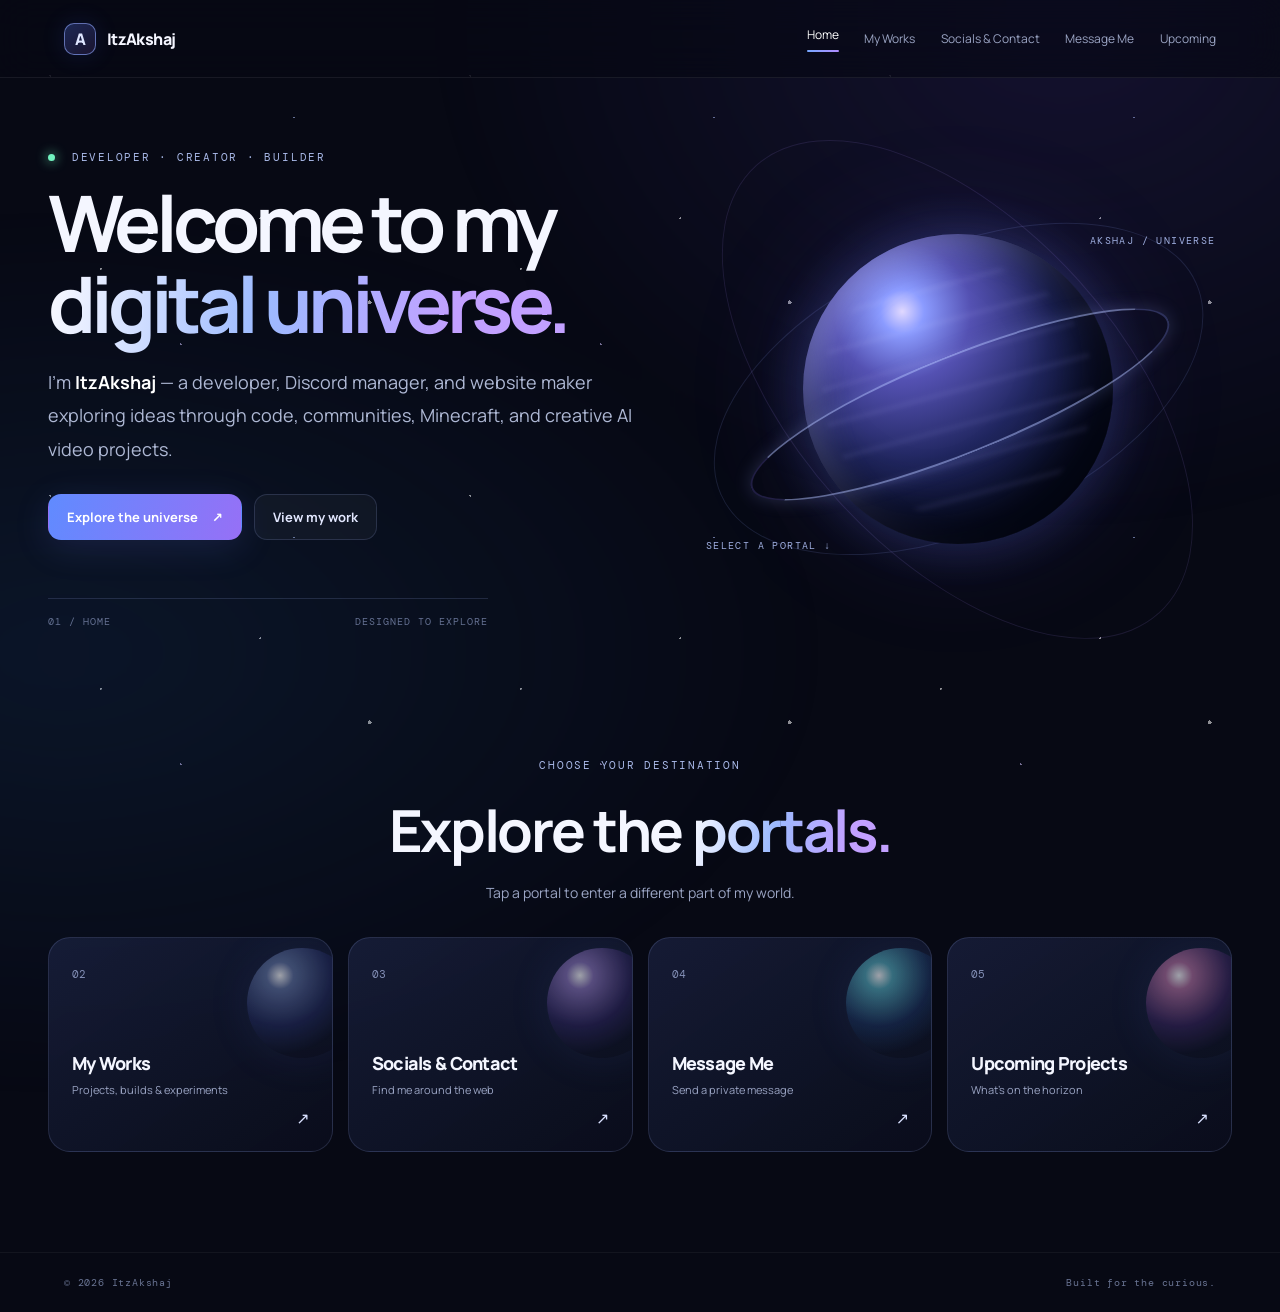
<file: index.html>
<!doctype html>
<html lang="en">
<head>
  <meta charset="utf-8"><meta name="viewport" content="width=device-width, initial-scale=1">
  <meta name="theme-color" content="#070914"><meta name="description" content="ItzAkshaj — Developer, Discord Manager, Website Maker.">
  <title>ItzAkshaj — Digital Universe</title><link rel="stylesheet" href="assets/style.css">
</head>
<body class="space-page">
  <div class="stars" aria-hidden="true"></div><div class="nebula" aria-hidden="true"></div>
  <header class="topbar"><a class="brand" href="index.html"><span class="brand-mark">A</span> ItzAkshaj</a><button class="menu-toggle" aria-label="Toggle navigation" aria-expanded="false">☰</button><nav class="nav-links"><a class="active" href="index.html">Home</a><a href="works.html">My Works</a><a href="socials.html">Socials & Contact</a><a href="message.html">Message Me</a><a href="upcoming.html">Upcoming</a></nav></header>
  <main class="hero">
    <div class="hero-copy reveal"><p class="eyebrow"><span class="status-dot"></span> DEVELOPER · CREATOR · BUILDER</p><h1>Welcome to my<br><span class="gradient-text">digital universe.</span></h1><p class="lead">I'm <strong>ItzAkshaj</strong> — a developer, Discord manager, and website maker exploring ideas through code, communities, Minecraft, and creative AI video projects.</p><div class="hero-actions"><a class="button primary" href="#portals">Explore the universe <span>↗</span></a><a class="button secondary" href="works.html">View my work</a></div><div class="hero-meta"><span>01 / HOME</span><span>DESIGNED TO EXPLORE</span></div></div>
    <div class="universe-wrap reveal" aria-label="Interactive 3D portal navigation">
      <div class="orbit orbit-one"></div><div class="orbit orbit-two"></div><div class="planet"><div class="planet-glow"></div><div class="planet-ring"></div></div><div class="floating-label label-top">AKSHAJ / UNIVERSE</div><div class="floating-label label-bottom">SELECT A PORTAL ↓</div>
    </div>
  </main>
  <section id="portals" class="portal-section"><div class="section-heading"><p class="eyebrow">CHOOSE YOUR DESTINATION</p><h2>Explore the <span class="gradient-text">portals.</span></h2><p>Tap a portal to enter a different part of my world.</p></div>
    <div class="portal-grid">
      <a class="portal-card portal-blue" href="works.html"><span class="portal-number">02</span><span class="portal-orb"></span><span class="portal-title">My Works</span><span class="portal-desc">Projects, builds & experiments</span><span class="portal-arrow">↗</span></a>
      <a class="portal-card portal-violet" href="socials.html"><span class="portal-number">03</span><span class="portal-orb"></span><span class="portal-title">Socials & Contact</span><span class="portal-desc">Find me around the web</span><span class="portal-arrow">↗</span></a>
      <a class="portal-card portal-cyan" href="message.html"><span class="portal-number">04</span><span class="portal-orb"></span><span class="portal-title">Message Me</span><span class="portal-desc">Send a private message</span><span class="portal-arrow">↗</span></a>
      <a class="portal-card portal-pink" href="upcoming.html"><span class="portal-number">05</span><span class="portal-orb"></span><span class="portal-title">Upcoming Projects</span><span class="portal-desc">What's on the horizon</span><span class="portal-arrow">↗</span></a>
    </div>
  </section>
  <footer class="footer"><span>© <span data-year></span> ItzAkshaj</span><span>Built for the curious.</span></footer><script src="assets/main.js"></script>
</body></html>
</file>
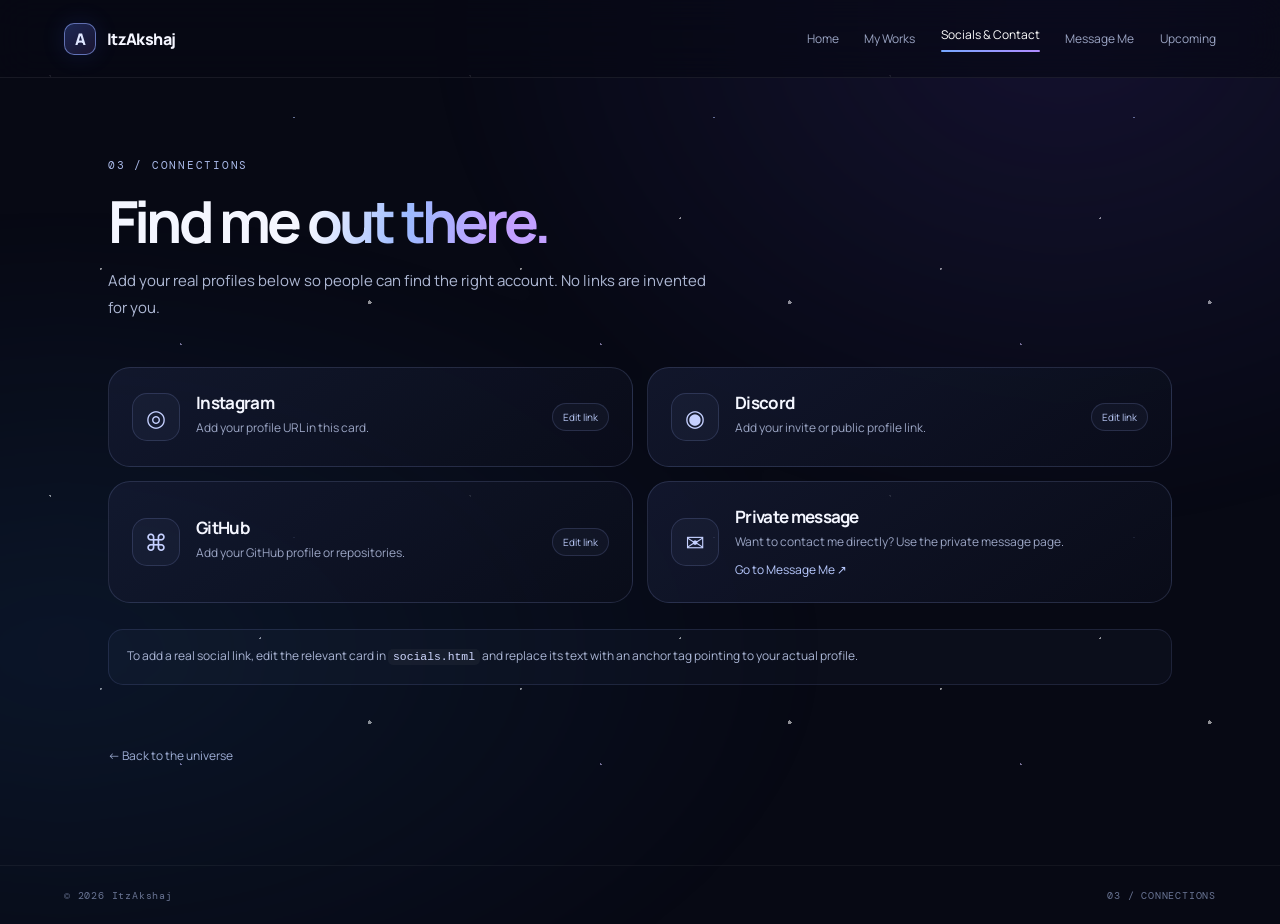
<file: socials.html>
<!doctype html>
<html lang="en"><head><meta charset="utf-8"><meta name="viewport" content="width=device-width, initial-scale=1"><meta name="theme-color" content="#070914"><title>Socials & Contact — ItzAkshaj</title><link rel="stylesheet" href="assets/style.css"></head>
<body><div class="stars"></div><div class="nebula"></div><header class="topbar"><a class="brand" href="index.html"><span class="brand-mark">A</span> ItzAkshaj</a><button class="menu-toggle" aria-label="Toggle navigation" aria-expanded="false">☰</button><nav class="nav-links"><a href="index.html">Home</a><a href="works.html">My Works</a><a class="active" href="socials.html">Socials & Contact</a><a href="message.html">Message Me</a><a href="upcoming.html">Upcoming</a></nav></header>
<main class="page-shell"><div class="page-intro reveal"><p class="eyebrow">03 / CONNECTIONS</p><h1>Find me <span class="gradient-text">out there.</span></h1><p class="lead">Add your real profiles below so people can find the right account. No links are invented for you.</p></div>
<div class="social-grid"><div class="social-card"><span class="social-icon">◎</span><div><h2>Instagram</h2><p>Add your profile URL in this card.</p></div><span class="tag">Edit link</span></div><div class="social-card"><span class="social-icon">◉</span><div><h2>Discord</h2><p>Add your invite or public profile link.</p></div><span class="tag">Edit link</span></div><div class="social-card"><span class="social-icon">⌘</span><div><h2>GitHub</h2><p>Add your GitHub profile or repositories.</p></div><span class="tag">Edit link</span></div><div class="social-card"><span class="social-icon">✉</span><div><h2>Private message</h2><p>Want to contact me directly? Use the private message page.</p><a class="text-link" href="message.html">Go to Message Me ↗</a></div></div></div>
<div class="notice">To add a real social link, edit the relevant card in <code>socials.html</code> and replace its text with an anchor tag pointing to your actual profile.</div><a class="back-link" href="index.html">← Back to the universe</a></main><footer class="footer"><span>© <span data-year></span> ItzAkshaj</span><span>03 / CONNECTIONS</span></footer><script src="assets/main.js"></script></body></html>
</file>
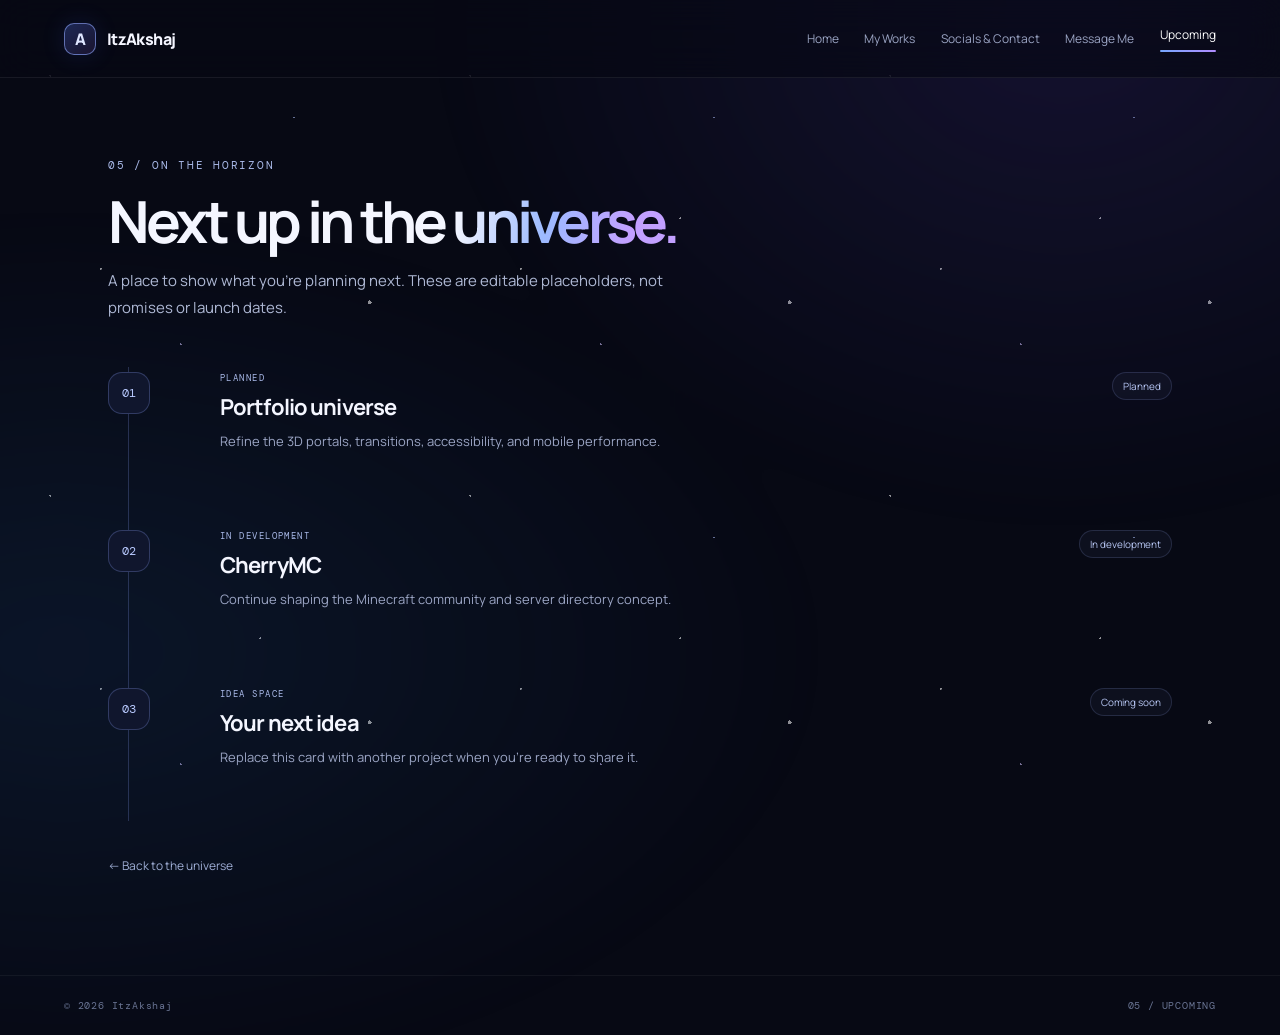
<file: upcoming.html>
<!doctype html>
<html lang="en"><head><meta charset="utf-8"><meta name="viewport" content="width=device-width, initial-scale=1"><meta name="theme-color" content="#070914"><title>Upcoming Projects — ItzAkshaj</title><link rel="stylesheet" href="assets/style.css"></head>
<body><div class="stars"></div><div class="nebula"></div><header class="topbar"><a class="brand" href="index.html"><span class="brand-mark">A</span> ItzAkshaj</a><button class="menu-toggle" aria-label="Toggle navigation" aria-expanded="false">☰</button><nav class="nav-links"><a href="index.html">Home</a><a href="works.html">My Works</a><a href="socials.html">Socials & Contact</a><a href="message.html">Message Me</a><a class="active" href="upcoming.html">Upcoming</a></nav></header>
<main class="page-shell"><div class="page-intro reveal"><p class="eyebrow">05 / ON THE HORIZON</p><h1>Next up in the <span class="gradient-text">universe.</span></h1><p class="lead">A place to show what you're planning next. These are editable placeholders, not promises or launch dates.</p></div>
<div class="roadmap"><article class="roadmap-item"><span class="roadmap-line"></span><span class="roadmap-index">01</span><div><p class="eyebrow">PLANNED</p><h2>Portfolio universe</h2><p>Refine the 3D portals, transitions, accessibility, and mobile performance.</p></div><span class="tag">Planned</span></article><article class="roadmap-item"><span class="roadmap-line"></span><span class="roadmap-index">02</span><div><p class="eyebrow">IN DEVELOPMENT</p><h2>CherryMC</h2><p>Continue shaping the Minecraft community and server directory concept.</p></div><span class="tag">In development</span></article><article class="roadmap-item"><span class="roadmap-index">03</span><div><p class="eyebrow">IDEA SPACE</p><h2>Your next idea</h2><p>Replace this card with another project when you're ready to share it.</p></div><span class="tag">Coming soon</span></article></div><a class="back-link" href="index.html">← Back to the universe</a></main><footer class="footer"><span>© <span data-year></span> ItzAkshaj</span><span>05 / UPCOMING</span></footer><script src="assets/main.js"></script></body></html>
</file>
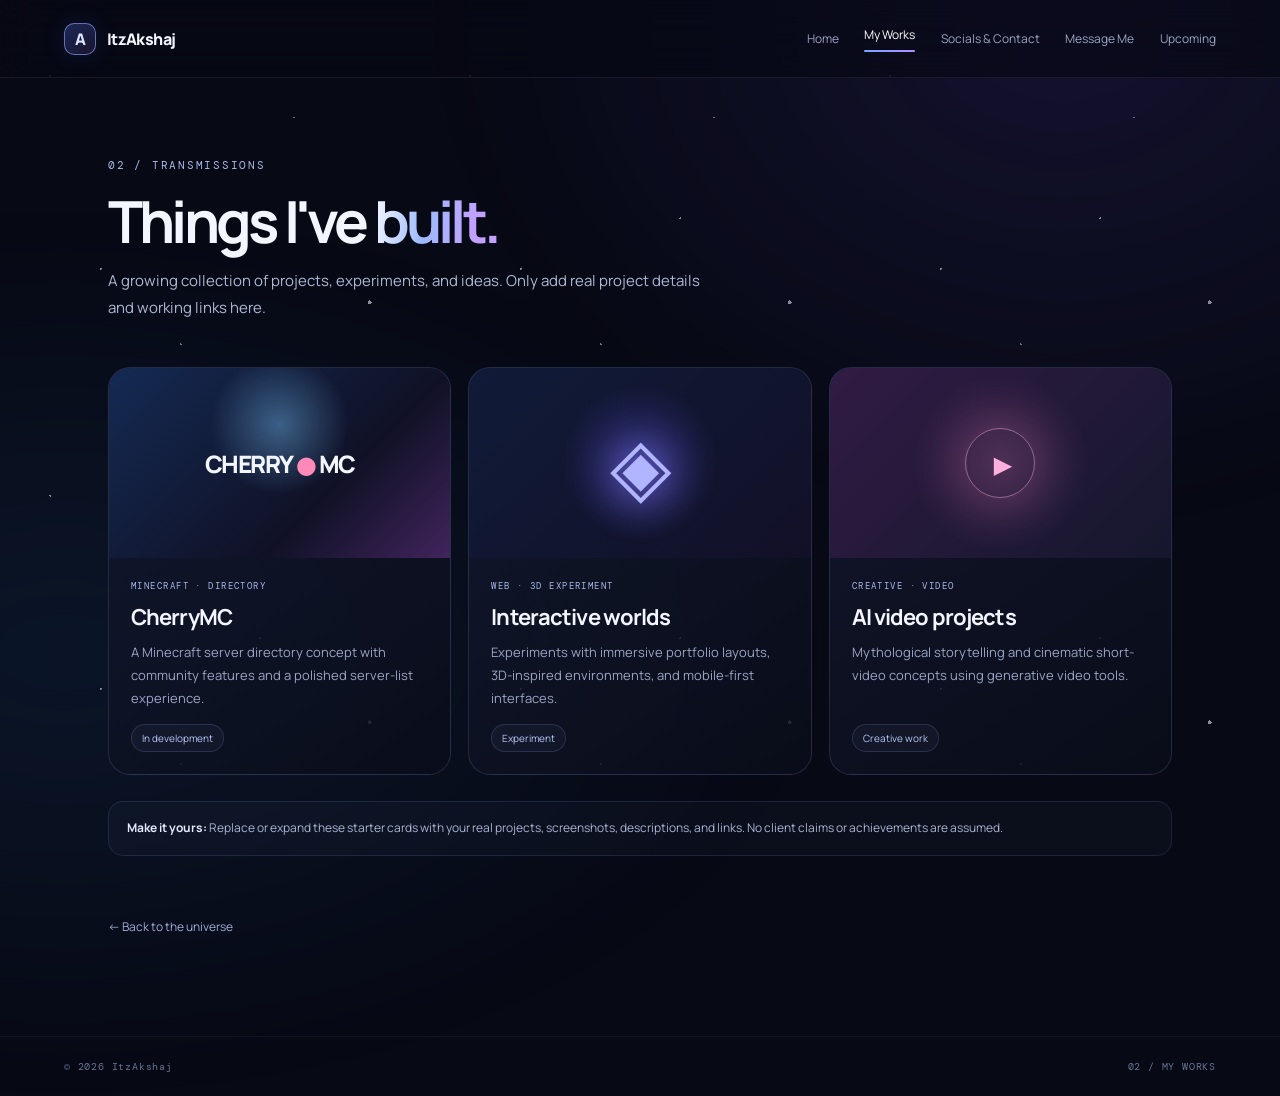
<file: works.html>
<!doctype html>
<html lang="en"><head><meta charset="utf-8"><meta name="viewport" content="width=device-width, initial-scale=1"><meta name="theme-color" content="#070914"><title>My Works — ItzAkshaj</title><link rel="stylesheet" href="assets/style.css"></head>
<body><div class="stars"></div><div class="nebula"></div><header class="topbar"><a class="brand" href="index.html"><span class="brand-mark">A</span> ItzAkshaj</a><button class="menu-toggle" aria-label="Toggle navigation" aria-expanded="false">☰</button><nav class="nav-links"><a href="index.html">Home</a><a class="active" href="works.html">My Works</a><a href="socials.html">Socials & Contact</a><a href="message.html">Message Me</a><a href="upcoming.html">Upcoming</a></nav></header>
<main class="page-shell"><div class="page-intro reveal"><p class="eyebrow">02 / TRANSMISSIONS</p><h1>Things I've <span class="gradient-text">built.</span></h1><p class="lead">A growing collection of projects, experiments, and ideas. Only add real project details and working links here.</p></div>
<div class="project-grid">
<article class="project-card"><div class="project-art art-one"><span>CHERRY<span class="art-dot">●</span>MC</span></div><div class="project-content"><p class="eyebrow">MINECRAFT · DIRECTORY</p><h2>CherryMC</h2><p>A Minecraft server directory concept with community features and a polished server-list experience.</p><span class="tag">In development</span></div></article>
<article class="project-card"><div class="project-art art-two"><span class="cube-art">◈</span></div><div class="project-content"><p class="eyebrow">WEB · 3D EXPERIMENT</p><h2>Interactive worlds</h2><p>Experiments with immersive portfolio layouts, 3D-inspired environments, and mobile-first interfaces.</p><span class="tag">Experiment</span></div></article>
<article class="project-card"><div class="project-art art-three"><span class="play-art">▶</span></div><div class="project-content"><p class="eyebrow">CREATIVE · VIDEO</p><h2>AI video projects</h2><p>Mythological storytelling and cinematic short-video concepts using generative video tools.</p><span class="tag">Creative work</span></div></article>
</div><div class="notice"><strong>Make it yours:</strong> Replace or expand these starter cards with your real projects, screenshots, descriptions, and links. No client claims or achievements are assumed.</div><a class="back-link" href="index.html">← Back to the universe</a></main><footer class="footer"><span>© <span data-year></span> ItzAkshaj</span><span>02 / MY WORKS</span></footer><script src="assets/main.js"></script></body></html>
</file>
<file: assets/style.css>
@import url('https://fonts.googleapis.com/css2?family=DM+Mono:wght@400;500&family=Manrope:wght@400;500;600;700;800&display=swap');
:root{--bg:#070914;--panel:rgba(17,22,43,.7);--line:rgba(170,185,255,.16);--text:#f4f6ff;--muted:#9ba5c4;--blue:#76a7ff;--violet:#b18cff;--cyan:#65e7f3;--pink:#ff8ad8;--radius:24px}
*{box-sizing:border-box}html{scroll-behavior:smooth;scroll-padding-top:90px}body{margin:0;min-height:100vh;background:var(--bg);color:var(--text);font-family:Manrope,system-ui,sans-serif;overflow-x:hidden}a{color:inherit;text-decoration:none}button,textarea{font:inherit}.stars{position:fixed;inset:0;pointer-events:none;z-index:-3;background-image:radial-gradient(1px 1px at 12% 18%,#fff 98%,transparent),radial-gradient(1px 1px at 70% 28%,#b5c7ff 98%,transparent),radial-gradient(2px 2px at 88% 72%,#fff 98%,transparent),radial-gradient(1px 1px at 43% 82%,#d1c4ff 98%,transparent),radial-gradient(1px 1px at 24% 64%,#fff 98%,transparent),radial-gradient(1px 1px at 62% 52%,#fff 98%,transparent);background-size:420px 420px;opacity:.55;animation:starDrift 70s linear infinite}.nebula{position:fixed;inset:-25%;z-index:-2;pointer-events:none;background:radial-gradient(ellipse at 72% 18%,rgba(88,64,190,.16),transparent 32%),radial-gradient(ellipse at 20% 65%,rgba(37,107,184,.13),transparent 35%);filter:blur(24px)}@keyframes starDrift{to{background-position:420px 840px}}.topbar{height:78px;display:flex;align-items:center;justify-content:space-between;padding:0 clamp(20px,5vw,76px);border-bottom:1px solid rgba(255,255,255,.07);background:rgba(7,9,20,.66);backdrop-filter:blur(18px);position:sticky;top:0;z-index:20}.brand{display:flex;align-items:center;gap:11px;font-weight:800;letter-spacing:-.04em}.brand-mark{display:grid;place-items:center;width:32px;height:32px;border:1px solid rgba(143,169,255,.6);border-radius:10px;background:linear-gradient(145deg,rgba(91,126,255,.28),rgba(173,112,255,.12));box-shadow:0 0 24px #547aff22;color:#dfe6ff}.nav-links{display:flex;gap:clamp(12px,2vw,28px);align-items:center}.nav-links a{font-size:12px;color:var(--muted);transition:.2s}.nav-links a:hover,.nav-links a.active{color:white}.nav-links a.active:after{content:"";display:block;height:2px;margin-top:7px;border-radius:5px;background:linear-gradient(90deg,var(--blue),var(--violet))}.menu-toggle{display:none;border:1px solid var(--line);border-radius:12px;background:#11152a;color:white;padding:9px 12px}.hero{min-height:610px;max-width:1240px;margin:auto;padding:70px 28px 58px;display:grid;grid-template-columns:1.05fr .95fr;align-items:center;gap:30px}.hero-copy{max-width:620px}.eyebrow{font:11px 'DM Mono',monospace;letter-spacing:.16em;color:#a9b9e8;margin:0 0 18px}.status-dot{display:inline-block;width:7px;height:7px;background:#72f2bf;border-radius:50%;box-shadow:0 0 12px #72f2bf;margin-right:8px}h1,h2,p{margin-top:0}h1{font-size:clamp(42px,6.5vw,78px);line-height:1.04;letter-spacing:-.065em;margin-bottom:22px}h2{letter-spacing:-.04em}.gradient-text{background:linear-gradient(100deg,#f5f7ff 3%,#9cbaff 42%,#c2a0ff 78%);-webkit-background-clip:text;background-clip:text;color:transparent}.lead{font-size:clamp(15px,1.6vw,18px);line-height:1.85;color:#aeb8d4;max-width:600px}.lead strong{color:#fff}.hero-actions{display:flex;gap:12px;flex-wrap:wrap;margin-top:28px}.button{display:inline-flex;justify-content:center;align-items:center;gap:14px;border-radius:13px;padding:13px 18px;border:1px solid transparent;font-size:13px;font-weight:700;cursor:pointer;transition:transform .2s,border-color .2s,background .2s}.button:hover{transform:translateY(-2px)}.button.primary{background:linear-gradient(110deg,#608bff,#9670f6);color:white;box-shadow:0 8px 35px #6d7dff25}.button.secondary{background:rgba(255,255,255,.035);border-color:var(--line);color:#e3e8ff}.button:disabled{opacity:.45;cursor:not-allowed;transform:none}.hero-meta{display:flex;justify-content:space-between;max-width:440px;margin-top:58px;padding-top:16px;border-top:1px solid var(--line);font:10px 'DM Mono',monospace;letter-spacing:.1em;color:#647091}.universe-wrap{position:relative;min-height:430px;display:grid;place-items:center;perspective:900px;transform:rotateX(var(--tilt-x,0deg)) rotateY(var(--tilt-y,0deg));transition:transform .25s ease-out}.planet{position:relative;width:clamp(190px,26vw,310px);aspect-ratio:1;border-radius:50%;background:radial-gradient(circle at 32% 25%,#e0d8ff 0,#8b9bff 7%,#5451b2 22%,#20265f 48%,#0a102b 73%);box-shadow:inset -28px -25px 55px #02040e, inset 12px 10px 30px #b6b9ff66,0 0 50px #647aff35,0 0 130px #8062ff22;animation:planetFloat 7s ease-in-out infinite}.planet:before{content:"";position:absolute;inset:9% 6%;border-radius:50%;background:repeating-linear-gradient(165deg,transparent 0 16px,#a5a2ff15 17px 21px,transparent 22px 35px);mix-blend-mode:screen;filter:blur(2px)}.planet-glow{position:absolute;inset:-25%;border-radius:50%;background:radial-gradient(circle,rgba(99,126,255,.18),transparent 62%);z-index:-1}.planet-ring{position:absolute;width:145%;height:32%;left:-22%;top:39%;border:2px solid #b2c2ff80;border-left-color:#8e7dff33;border-right-color:#8c9bff44;border-radius:50%;transform:rotate(-22deg);box-shadow:0 0 18px #9baaff35}.orbit{position:absolute;width:95%;height:65%;border:1px solid #94a9ff24;border-radius:50%;transform:rotate(-24deg)}.orbit-two{width:110%;height:76%;transform:rotate(48deg);border-color:#b28cff20}.floating-label{position:absolute;font:10px 'DM Mono',monospace;letter-spacing:.14em;color:#9faee0}.label-top{top:14%;right:3%}.label-bottom{bottom:12%;left:4%}@keyframes planetFloat{50%{transform:translateY(-12px) rotate(3deg)}}.portal-section{max-width:1240px;margin:0 auto;padding:70px 28px 100px}.section-heading{text-align:center;margin-bottom:35px}.section-heading h2,.page-intro h1{font-size:clamp(35px,5vw,58px);margin-bottom:14px}.section-heading>p:last-child{color:var(--muted);font-size:14px}.portal-grid{display:grid;grid-template-columns:repeat(4,1fr);gap:15px}.portal-card{position:relative;min-height:215px;overflow:hidden;padding:23px;border:1px solid var(--line);border-radius:22px;background:linear-gradient(145deg,rgba(28,36,68,.68),rgba(11,14,29,.8));transition:transform .25s,border-color .25s,box-shadow .25s}.portal-card:hover{transform:translateY(-7px) scale(1.01);border-color:#9eb0ff65;box-shadow:0 22px 60px #0005}.portal-number{font:11px 'DM Mono',monospace;color:#8490b7}.portal-orb{position:absolute;right:-25px;top:10px;width:110px;height:110px;border-radius:50%;background:radial-gradient(circle at 30% 25%,#fff9,#9dbdff55 12%,#596fff22 45%,transparent 70%);filter:blur(.2px);box-shadow:0 0 45px #688bff18}.portal-violet .portal-orb{background:radial-gradient(circle at 30% 25%,#fff9,#c2a1ff66 12%,#845aff22 45%,transparent 70%)}.portal-cyan .portal-orb{background:radial-gradient(circle at 30% 25%,#fff9,#70f3ff66 12%,#3a8fff22 45%,transparent 70%)}.portal-pink .portal-orb{background:radial-gradient(circle at 30% 25%,#fff9,#ff9bd766 12%,#b15aff22 45%,transparent 70%)}.portal-title{display:block;font-weight:800;font-size:18px;letter-spacing:-.04em;margin-top:68px}.portal-desc{display:block;color:var(--muted);font-size:11px;margin-top:7px}.portal-arrow{position:absolute;right:22px;bottom:22px;color:#d9e1ff}.footer{display:flex;justify-content:space-between;gap:20px;padding:23px clamp(20px,5vw,76px);border-top:1px solid #ffffff0d;color:#697493;font:10px 'DM Mono',monospace;letter-spacing:.08em}.page-shell{max-width:1120px;margin:auto;padding:80px 28px 100px;min-height:calc(100vh - 135px)}.page-intro{max-width:760px;margin-bottom:45px}.page-intro h1{line-height:1.08}.page-intro .lead{font-size:15px}.project-grid{display:grid;grid-template-columns:repeat(3,1fr);gap:17px}.project-card,.social-card,.message-panel{border:1px solid var(--line);border-radius:22px;background:linear-gradient(145deg,rgba(20,26,49,.82),rgba(10,13,26,.82));overflow:hidden}.project-card{transition:transform .2s,border-color .2s}.project-card:hover{transform:translateY(-5px);border-color:#9baeff55}.project-art{height:190px;display:grid;place-items:center;overflow:hidden;font-size:24px;font-weight:800;letter-spacing:-.06em}.art-one{background:radial-gradient(circle at 50% 30%,#7bc9ff66,transparent 32%),linear-gradient(135deg,#142a53,#101126 65%,#41245d)}.art-dot{color:#ff8ab9;margin:0 3px}.art-two{background:radial-gradient(circle at 50% 50%,#655bff55,transparent 40%),linear-gradient(135deg,#101b38,#121027)}.cube-art{font-size:80px;color:#b1b4ff;text-shadow:0 0 40px #887bff}.art-three{background:radial-gradient(circle at 50% 50%,#ff8bca33,transparent 45%),linear-gradient(135deg,#311b44,#15172d)}.play-art{display:grid;place-items:center;width:70px;height:70px;border:1px solid #ffb0df77;border-radius:50%;color:#ffb0df;padding-left:4px;box-shadow:0 0 45px #ff80c333}.project-content{padding:22px}.project-content .eyebrow{font-size:9px;margin-bottom:10px}.project-content h2{font-size:22px;margin-bottom:9px}.project-content p:not(.eyebrow){font-size:13px;line-height:1.75;color:var(--muted);min-height:70px}.tag{display:inline-flex;border:1px solid #9eafff2a;background:#9eafff0b;border-radius:30px;padding:6px 10px;font-size:10px;color:#b8c7f5}.notice{margin:26px 0;padding:16px 18px;border:1px solid #9eafff22;border-radius:15px;background:#9eafff08;color:#aab5d4;font-size:12px;line-height:1.7}.notice strong{color:#e4eaff}.notice.warning{border-color:#f1bd6a44;background:#f1bd6a0b;color:#f2d5a6}.social-grid{display:grid;grid-template-columns:repeat(2,1fr);gap:14px}.social-card{display:flex;align-items:center;gap:16px;padding:23px}.social-icon{display:grid;place-items:center;width:48px;height:48px;flex-shrink:0;border:1px solid #9eafff2b;border-radius:15px;background:#a5b6ff0b;color:#c5d0ff;font-size:23px}.social-card h2{font-size:17px;margin-bottom:5px}.social-card p{font-size:12px;color:var(--muted);margin-bottom:7px}.text-link{font-size:12px;color:#b9caff}.social-card .tag{margin-left:auto;white-space:nowrap}.back-link{display:inline-block;margin-top:36px;color:#9eadd4;font-size:12px}.back-link:hover{color:white}.message-shell{max-width:850px}.message-panel{padding:clamp(20px,4vw,34px)}.panel-top{display:flex;align-items:center;gap:16px;margin-bottom:23px}.secure-icon{display:grid;place-items:center;width:52px;height:52px;border-radius:16px;background:#72b9ff12;border:1px solid #72b9ff3b;font-size:28px;color:#a9caff}.panel-top h2{font-size:20px;margin-bottom:5px}.panel-top p,.muted{font-size:12px;color:var(--muted);line-height:1.7}.message-actions{display:flex;gap:10px;flex-wrap:wrap}.hidden{display:none!important}.message-form{margin-top:24px}.message-form label{display:block;font-size:12px;font-weight:700;margin-bottom:10px}.message-form textarea{width:100%;min-height:160px;resize:vertical;border:1px solid var(--line);border-radius:15px;background:#080b18;color:white;padding:15px;outline:none;line-height:1.7}.message-form textarea:focus{border-color:#8aa9ff88;box-shadow:0 0 0 3px #809aff12}.form-foot{display:flex;align-items:center;justify-content:space-between;gap:14px;margin-top:12px}.form-foot span{font-size:10px;color:#7581a4}.feedback{font-size:12px;line-height:1.7;margin:15px 0 0;color:var(--muted)}.feedback.error{color:#ff9aab}.feedback.success{color:#86edc0}.privacy-note{font-size:11px;color:#7c88a9;line-height:1.8;margin-top:20px}.owner-inbox{border-top:1px solid var(--line);margin-top:28px;padding-top:25px}.inbox-heading{display:flex;justify-content:space-between;align-items:center}.inbox-heading h2{margin-bottom:8px}.inbox-message{border:1px solid var(--line);border-radius:15px;padding:16px;margin-top:12px;background:#080b18}.inbox-meta{display:flex;justify-content:space-between;gap:12px;font-size:11px;color:#dbe3ff}.inbox-meta time{color:#7f8bad;font-size:10px}.inbox-message p{white-space:pre-wrap;overflow-wrap:anywhere;color:#c4cde6;font-size:13px;line-height:1.7;margin:14px 0}.text-button{border:0;background:none;color:#ff9cae;font-size:11px;cursor:pointer;padding:0}.roadmap{border-left:1px solid #8fa6ff3b;margin-left:20px}.roadmap-item{position:relative;display:grid;grid-template-columns:46px 1fr auto;align-items:start;gap:20px;padding:5px 0 40px 25px}.roadmap-index{display:grid;place-items:center;width:42px;height:42px;border:1px solid #8fa6ff42;border-radius:14px;background:#10162d;color:#b9caff;font:12px 'DM Mono',monospace;margin-left:-46px;grid-row:1}.roadmap-item>div{grid-column:2;grid-row:1}.roadmap-item .eyebrow{font-size:9px;margin-bottom:8px}.roadmap-item h2{font-size:22px;margin-bottom:8px}.roadmap-item p:not(.eyebrow){color:var(--muted);font-size:13px;line-height:1.7;max-width:600px}.roadmap-item>.tag{grid-column:3;grid-row:1;white-space:nowrap}.reveal{opacity:0;transform:translateY(16px);transition:opacity .7s ease,transform .7s ease}.reveal.visible{opacity:1;transform:translateY(0)}code{font-size:.95em;color:#d0d8ff;background:#ffffff0a;padding:2px 5px;border-radius:5px}
@media(max-width:900px){.hero{grid-template-columns:1fr .8fr;gap:10px;min-height:540px}.portal-grid{grid-template-columns:repeat(2,1fr)}.project-grid{grid-template-columns:repeat(2,1fr)}.nav-links{gap:12px}.nav-links a{font-size:11px}}
@media(max-width:680px){.topbar{height:68px;padding:0 18px}.menu-toggle{display:block}.nav-links{display:none;position:absolute;top:67px;left:12px;right:12px;padding:12px;border:1px solid var(--line);border-radius:16px;background:rgba(8,11,25,.97);backdrop-filter:blur(20px);align-items:stretch;flex-direction:column;gap:0}.nav-links.nav-open{display:flex}.nav-links a{padding:13px 12px;font-size:13px}.nav-links a.active:after{display:none}.hero{grid-template-columns:1fr;padding:60px 22px 25px;min-height:auto}.hero-copy{position:relative;z-index:1}.hero h1{font-size:clamp(44px,12vw,65px)}.universe-wrap{min-height:300px;grid-row:1;margin-bottom:-8px;opacity:.94}.planet{width:190px}.label-top{top:8%;right:4%}.label-bottom{bottom:7%;left:4%}.hero-meta{margin-top:35px}.portal-section{padding:52px 18px 70px}.portal-grid{gap:10px}.portal-card{padding:17px;min-height:190px;border-radius:18px}.portal-title{font-size:16px;margin-top:65px}.portal-desc{max-width:145px;line-height:1.6}.portal-orb{width:90px;height:90px;right:-25px}.page-shell{padding:55px 18px 75px}.page-intro{margin-bottom:32px}.page-intro h1{font-size:clamp(39px,11vw,54px)}.project-grid,.social-grid{grid-template-columns:1fr}.project-art{height:170px}.project-content p:not(.eyebrow){min-height:0}.social-card{padding:17px;gap:12px}.social-card .tag{display:none}.form-foot{align-items:flex-start;flex-direction:column}.form-foot .button{width:100%}.roadmap-item{grid-template-columns:36px 1fr;gap:14px;padding-left:17px}.roadmap-index{width:36px;height:36px;margin-left:-36px}.roadmap-item>div{grid-column:2}.roadmap-item>.tag{grid-column:2;grid-row:2;justify-self:start;margin-top:-7px}.footer{font-size:9px;padding:20px 18px}.panel-top{align-items:flex-start}.panel-top h2{font-size:17px}}
@media(prefers-reduced-motion:reduce){*,*::before,*::after{animation-duration:.01ms!important;animation-iteration-count:1!important;scroll-behavior:auto!important;transition-duration:.01ms!important}.reveal{opacity:1;transform:none}}
</file>
